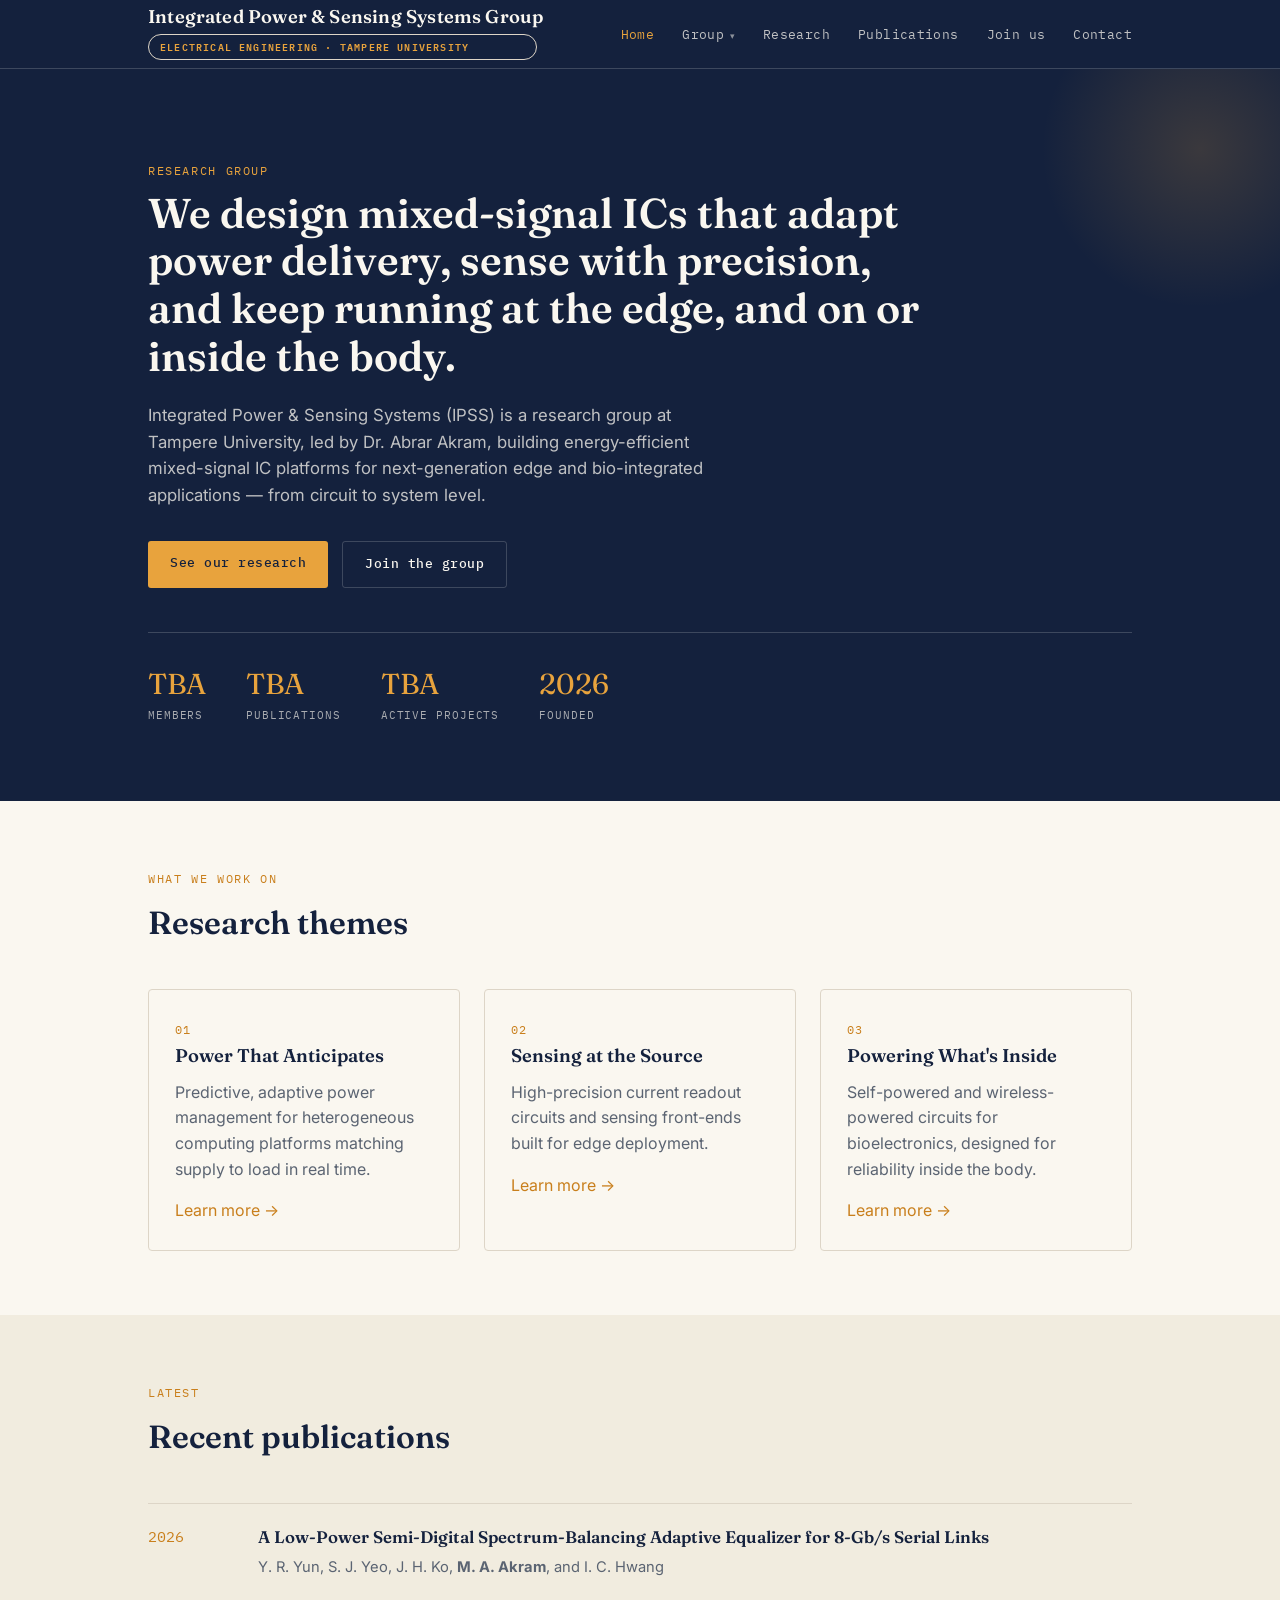
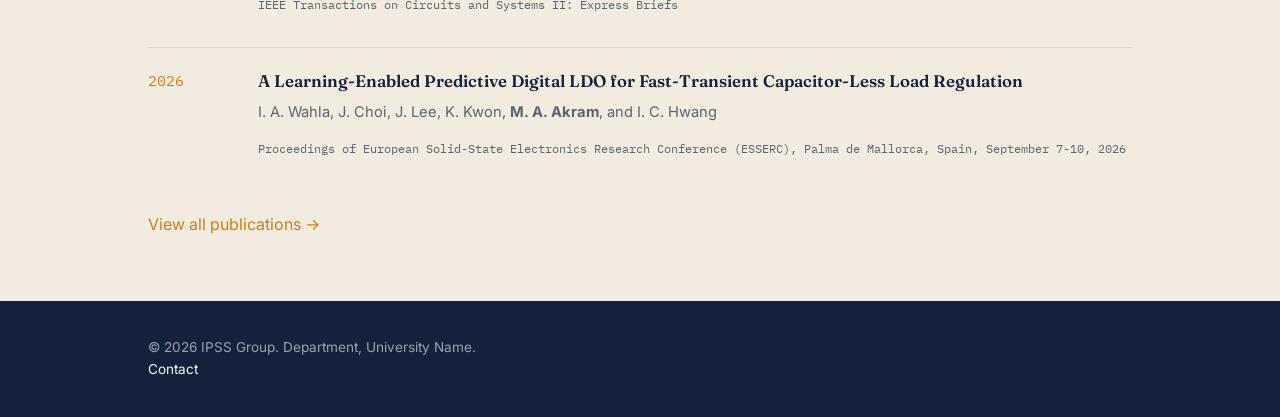
<file: index.html>
<!DOCTYPE html>
<html lang="en">
<head>
<meta charset="UTF-8">
<meta name="viewport" content="width=device-width, initial-scale=1.0">
<title>IPSS Group — Research Lab</title>
<meta name="description" content="IPSS Group research lab website.">
<link rel="stylesheet" href="style.css">
</head>
<body>

<nav class="site-nav">
  <div class="wrap">
    <a class="brand" href="index.html">Integrated Power & Sensing Systems Group<span class="tag"><!-- EDIT: your institution -->Electrical Engineering · Tampere University </span></a>
    <ul class="nav-links">
      <li><a href="index.html" aria-current="page">Home</a></li>
     <li class="dropdown"><a href="group.html">Group</a>
  <ul class="dropdown-menu">
    <li><a href="group.html#professor">Professor</a></li>
    <li><a href="group.html#phd">PhD Students</a></li>
    <li><a href="group.html#ms">MS Students</a></li>
    <li><a href="group.html#alumni">Former Members</a></li>
  </ul>
</li>
      <li><a href="research.html">Research</a></li>
      <li><a href="publications.html">Publications</a></li>
      <li><a href="join.html">Join us</a></li>
      <li><a href="contact.html">Contact</a></li>
    </ul>
  </div>
</nav>

<header class="hero">
  <div class="wrap">
    <span class="eyebrow"><!-- EDIT: one-line field description -->Research Group</span>
    <h1><!-- EDIT: your group's mission statement -->We design mixed-signal ICs that adapt power delivery, sense with precision, and keep running at the edge, and on or inside the body.</h1>
    <p class="lede"><!-- EDIT: 2–3 sentence intro -->Integrated Power & Sensing Systems (IPSS) is a research group at Tampere University, led by Dr. Abrar Akram, building energy-efficient mixed-signal IC platforms for next-generation edge and bio-integrated applications — from circuit to system level.</p>
    <div style="margin-top: 32px; display:flex; gap:14px; flex-wrap:wrap;">
      <a class="btn" href="research.html">See our research</a>
      <a class="btn btn-ghost" href="join.html">Join the group</a>
    </div>

    <div class="hero-stats">
      <div><div class="stat-num">TBA</div><div class="stat-label"><!-- EDIT -->Members</div></div>
      <div><div class="stat-num">TBA</div><div class="stat-label"><!-- EDIT -->Publications</div></div>
      <div><div class="stat-num">TBA</div><div class="stat-label"><!-- EDIT -->Active projects</div></div>
      <div><div class="stat-num">2026</div><div class="stat-label"><!-- EDIT -->Founded</div></div>
    </div>
  </div>
</header>

<section>
  <div class="wrap">
    <div class="section-head">
      <span class="eyebrow">What we work on</span>
      <h2>Research themes</h2>
    </div>
    <div class="grid grid-3">
      <div class="card">
        <span class="idx">01</span>
        <h3><!-- EDIT -->Power That Anticipates</h3>
        <p><!-- EDIT -->Predictive, adaptive power management for heterogeneous computing platforms matching supply to load in real time.</p>
        <a href="research.html">Learn more →</a>
      </div>
      <div class="card">
        <span class="idx">02</span>
        <h3><!-- EDIT -->Sensing at the Source</h3>
        <p><!-- EDIT -->High-precision current readout circuits and sensing front-ends built for edge deployment.</p>
        <a href="research.html">Learn more →</a>
      </div>
      <div class="card">
        <span class="idx">03</span>
        <h3><!-- EDIT -->Powering What's Inside</h3>
        <p><!-- EDIT -->Self-powered and wireless-powered circuits for bioelectronics, designed for reliability inside the body.</p>
        <a href="research.html">Learn more →</a>
      </div>
    </div>
  </div>
</section>

<section class="section-alt">
  <div class="wrap">
    <div class="section-head">
      <span class="eyebrow">Latest</span>
      <h2>Recent publications</h2>
    </div>
    <div class="pub">
      <div class="year">2026</div>
      <div>
        <h3><!-- EDIT -->A Low-Power Semi-Digital Spectrum-Balancing Adaptive Equalizer for 8-Gb/s Serial Links</h3>
        <p class="authors"><!-- EDIT -->Y. R. Yun, S. J. Yeo, J. H. Ko, <strong>M. A. Akram</strong>, and I. C. Hwang</p>
        <p class="venue"><!-- EDIT --> IEEE Transactions on Circuits and Systems II: Express Briefs</p>
      </div>
    </div>
    <div class="pub">
      <div class="year">2026</div>
      <div>
        <h3><!-- EDIT -->A Learning-Enabled Predictive Digital LDO for Fast-Transient Capacitor-Less Load Regulation</h3>
        <p class="authors"><!-- EDIT -->I. A. Wahla, J. Choi, J. Lee, K. Kwon, <strong>M. A. Akram</strong>, and I. C. Hwang</p>
        <p class="venue"><!-- EDIT -->Proceedings of European Solid-State Electronics Research Conference (ESSERC),
          Palma de Mallorca, Spain, September 7-10, 2026</p>
      </div>
    </div>
    <div style="margin-top: 20px;"><a href="publications.html">View all publications →</a></div>
  </div>
</section>

<footer>
  <div class="wrap">
    <div>© <span id="year"></span> IPSS Group. <!-- EDIT: institution --> Department, University Name.</div>
    <div><a href="contact.html">Contact</a></div>
  </div>
</footer>
<script>document.getElementById('year').textContent = new Date().getFullYear();</script>
</body>
</html>
</file>
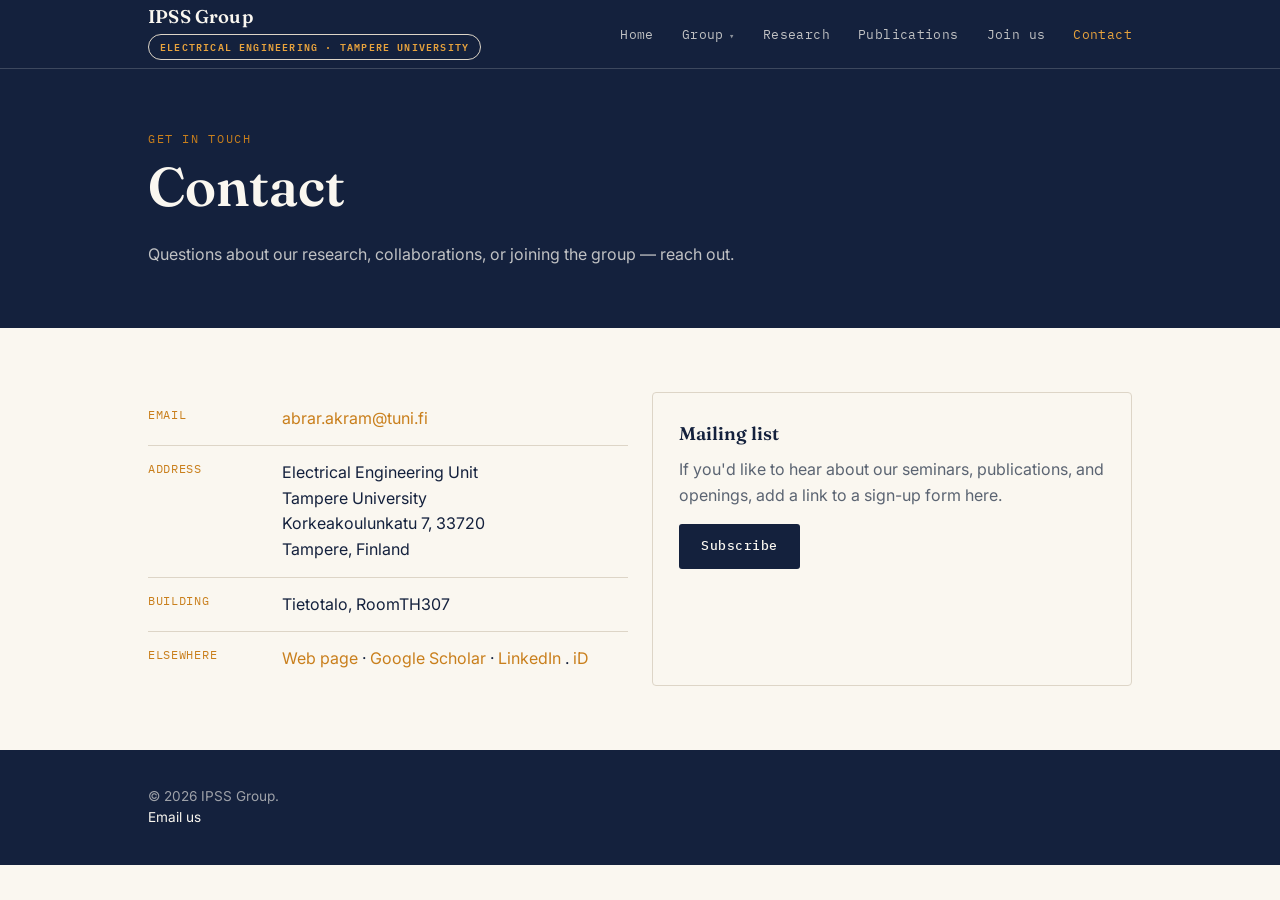
<file: contact.html>
<!DOCTYPE html>
<html lang="en">
<head>
<meta charset="UTF-8">
<meta name="viewport" content="width=device-width, initial-scale=1.0">
<title>Contact — IPSS Group</title>
<link rel="stylesheet" href="style.css">
</head>
<body>

<nav class="site-nav">
  <div class="wrap">
    <a class="brand" href="index.html">IPSS Group<span class="tag">Electrical Engineering · Tampere University</span></a>
    <ul class="nav-links">
      <li><a href="index.html">Home</a></li>
      <li class="dropdown"><a href="group.html">Group</a>
  <ul class="dropdown-menu">
    <li><a href="group.html#professor">Professor</a></li>
    <li><a href="group.html#phd">PhD Students</a></li>
    <li><a href="group.html#ms">MS Students</a></li>
    <li><a href="group.html#alumni">Former Members</a></li>
  </ul>
</li>
      <li><a href="research.html">Research</a></li>
      <li><a href="publications.html">Publications</a></li>
      <li><a href="join.html">Join us</a></li>
      <li><a href="contact.html" aria-current="page">Contact</a></li>
    </ul>
  </div>
</nav>

<header class="page-header">
  <div class="wrap">
    <span class="eyebrow">Get in touch</span>
    <h1>Contact</h1>
    <p><!-- EDIT -->Questions about our research, collaborations, or joining the group — reach out.</p>
  </div>
</header>

<section>
  <div class="wrap">
    <div class="grid grid-2">
      <div>
        <div class="info-row">
          <div class="k">Email</div>
          <div><a href="mailto:abrar.akram@tuni.fi"><!-- EDIT -->abrar.akram@tuni.fi</a></div>
        </div>
        <div class="info-row">
          <div class="k">Address</div>
          <div><!-- EDIT -->Electrical Engineering Unit<br>Tampere University<br>Korkeakoulunkatu 7, 33720<br>Tampere, Finland</div>
        </div>
        <div class="info-row">
          <div class="k">Building</div>
          <div><!-- EDIT -->Tietotalo, RoomTH307</div>
        </div>
        <div class="info-row">
          <div class="k">Elsewhere</div>
          <div><a href="https://www.tuni.fi/en/people/abrar-akram">Web page</a> · <a href="https://scholar.google.com/citations?user=MT6jOtkAAAAJ&hl=en">Google Scholar</a> · <a href="https://www.linkedin.com/in/muhammad-abrar-akram-7b1b40103/">LinkedIn</a> . <a href="https://orcid.org/my-orcid?orcid=0000-0001-7574-8695">iD</a></div>
        </div>
      </div>
      <div class="card">
        <h3>Mailing list</h3>
        <p><!-- EDIT -->If you'd like to hear about our seminars, publications, and openings, add a link to a sign-up form here.</p>
        <a class="btn" href="#" style="background:var(--ink); color:var(--paper);">Subscribe</a>
      </div>
    </div>
  </div>
</section>

<footer>
  <div class="wrap">
    <div>© <span id="year"></span> IPSS Group.</div>
    <div><a href="abrar.akram@tuni.fi">Email us</a></div>
  </div>
</footer>
<script>document.getElementById('year').textContent = new Date().getFullYear();</script>
</body>
</html>
</file>
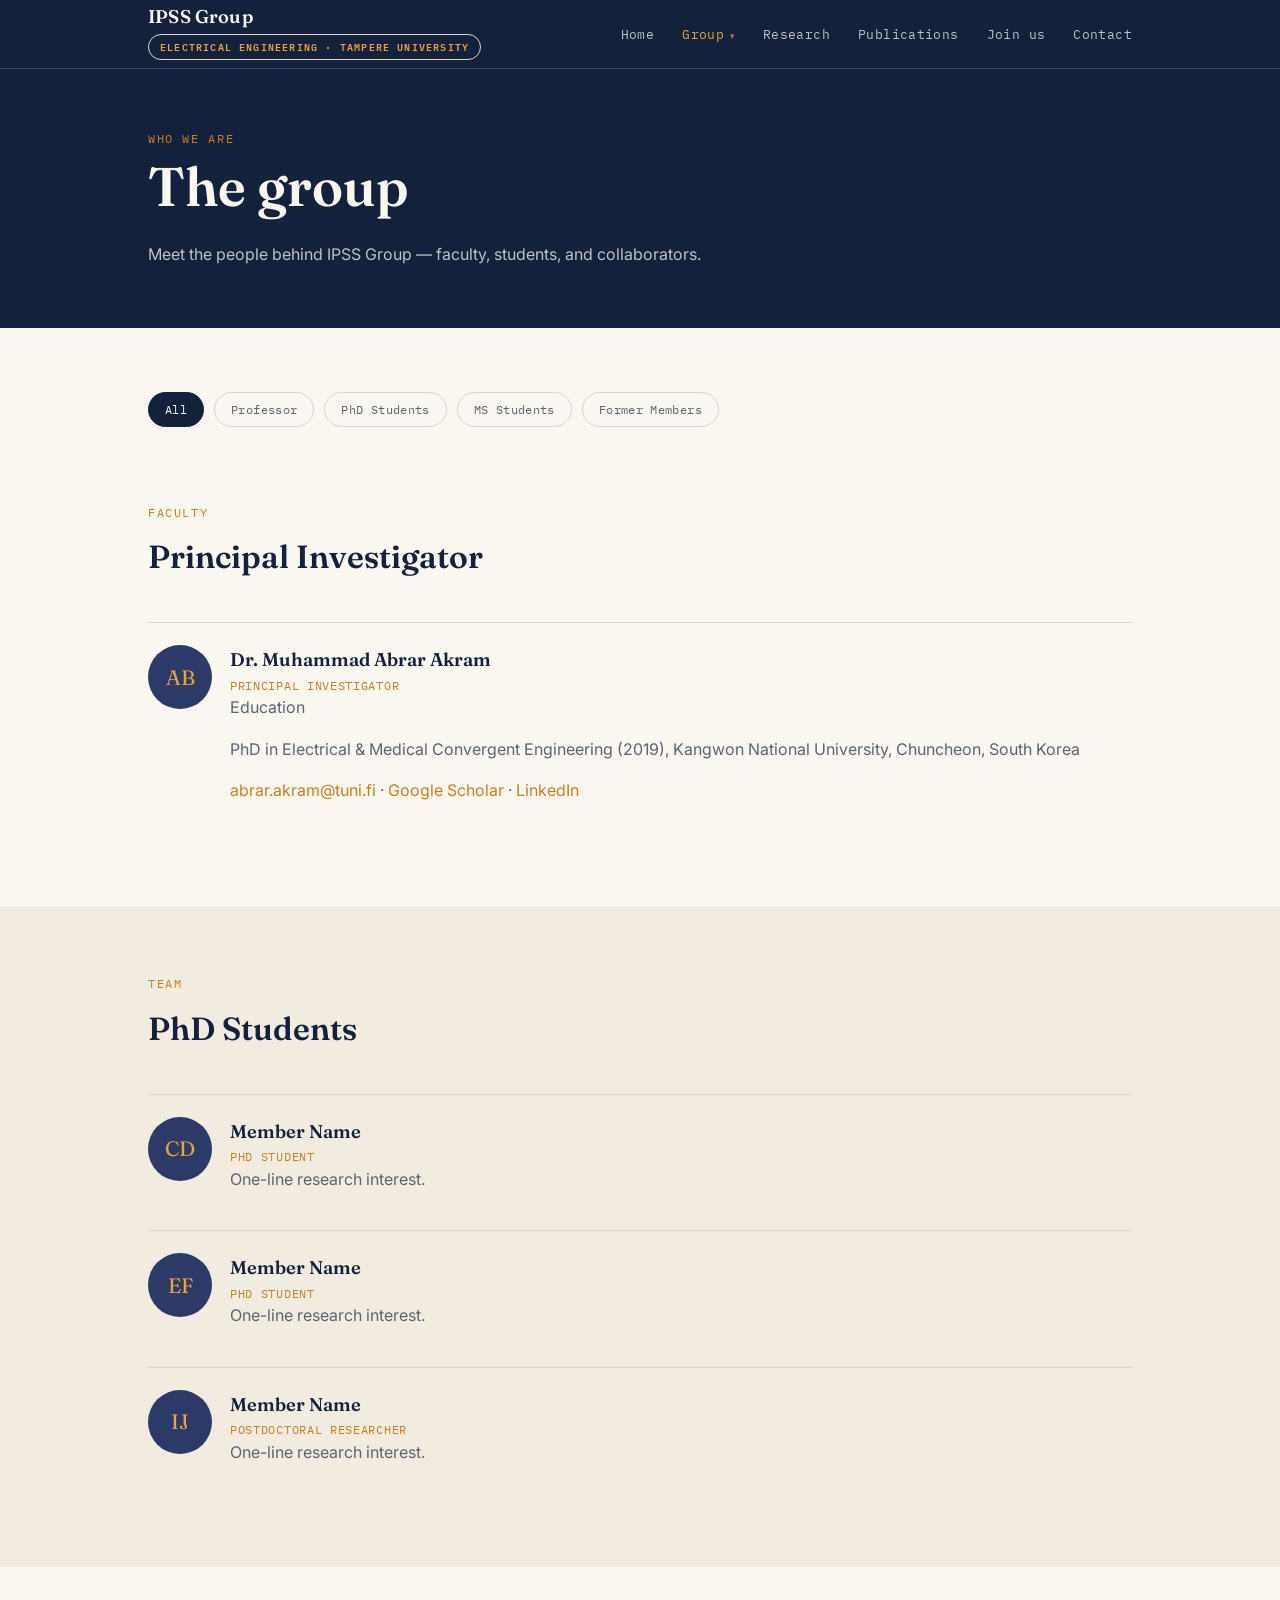
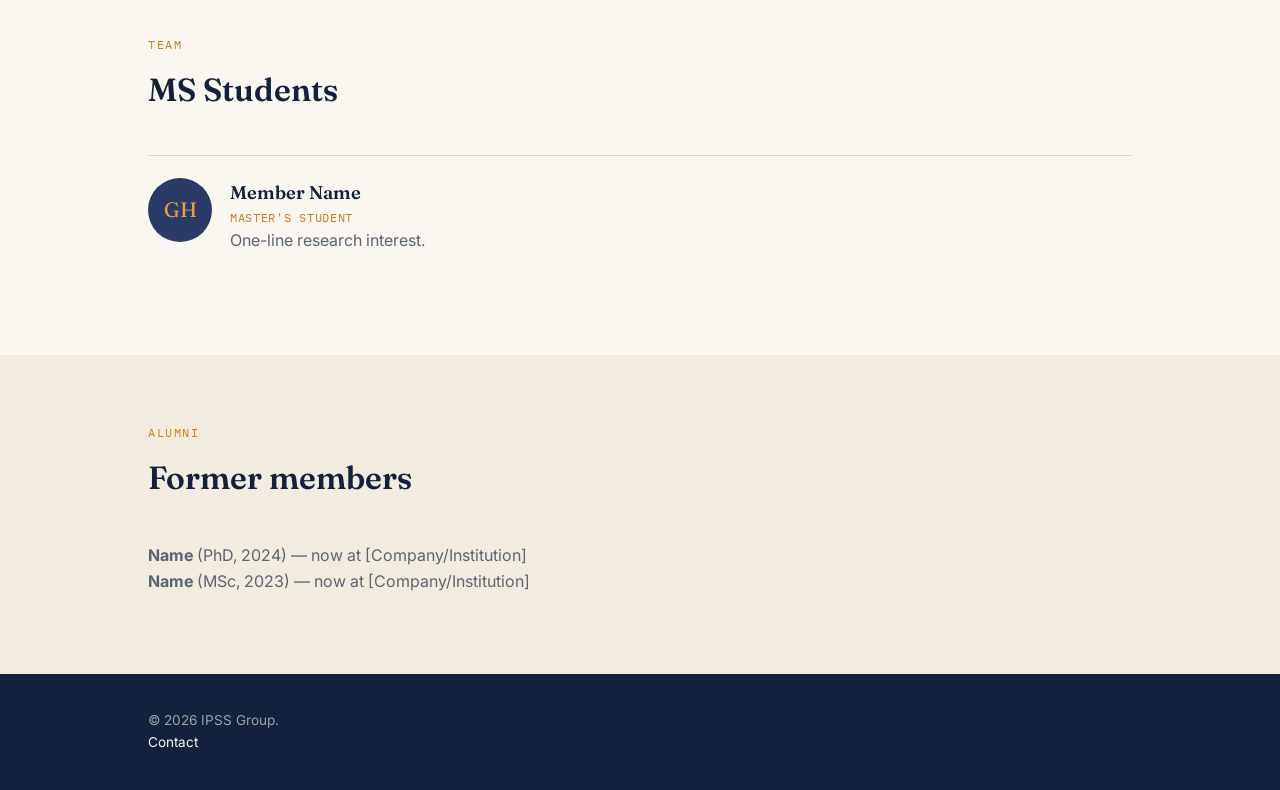
<file: group.html>
<!DOCTYPE html>
<html lang="en">
<head>
<meta charset="UTF-8">
<meta name="viewport" content="width=device-width, initial-scale=1.0">
<title>Group — IPSS Group</title>
<link rel="stylesheet" href="style.css">
</head>
<body>
<nav class="site-nav">
  <div class="wrap">
    <a class="brand" href="index.html">IPSS Group<span class="tag">Electrical Engineering · Tampere University</span></a>
    <ul class="nav-links">
      <li><a href="index.html">Home</a></li>
      <li class="dropdown"><a href="group.html" aria-current="page">Group</a>
        <ul class="dropdown-menu">
          <li><a href="group.html#professor">Professor</a></li>
          <li><a href="group.html#phd">PhD Students</a></li>
          <li><a href="group.html#ms">MS Students</a></li>
          <li><a href="group.html#alumni">Former Members</a></li>
        </ul>
      </li>
      <li><a href="research.html">Research</a></li>
      <li><a href="publications.html">Publications</a></li>
      <li><a href="join.html">Join us</a></li>
      <li><a href="contact.html">Contact</a></li>
    </ul>
  </div>
</nav>
<header class="page-header">
  <div class="wrap">
    <span class="eyebrow">Who we are</span>
    <h1>The group</h1>
    <p><!-- EDIT -->Meet the people behind IPSS Group — faculty, students, and collaborators.</p>
  </div>
</header>
<section style="padding-bottom: 0;">
  <div class="wrap">
    <div class="filter-tabs">
      <button class="filter-btn active" data-filter="all">All</button>
      <button class="filter-btn" data-filter="professor">Professor</button>
      <button class="filter-btn" data-filter="phd">PhD Students</button>
      <button class="filter-btn" data-filter="ms">MS Students</button>
      <button class="filter-btn" data-filter="alumni">Former Members</button>
    </div>
  </div>
</section>
<section id="professor" class="group-section" data-group="professor">
  <div class="wrap">
    <div class="section-head">
      <span class="eyebrow">Faculty</span>
      <h2>Principal Investigator</h2>
    </div>
    <div class="person">
      <div class="avatar"><!-- EDIT: initials -->AB</div>
      <div>
        <h3><!-- EDIT -->Dr. Muhammad Abrar Akram</h3>
        <div class="role">Principal Investigator</div>
        <p><!-- EDIT -->Education</p>
        <p><!-- EDIT -->PhD in Electrical & Medical Convergent Engineering (2019), Kangwon National University, Chuncheon, South Korea</p>
        <p><a href="mailto:abrar.akram@tuni.fi">abrar.akram@tuni.fi</a> · <a href="https://scholar.google.com/citations?user=MT6jOtkAAAAJ&hl=en">Google Scholar</a> · <a href="https://www.linkedin.com/in/muhammad-abrar-akram-7b1b40103/">LinkedIn</a></p>
      </div>
    </div>
  </div>
</section>
<section id="phd" class="group-section section-alt" data-group="phd">
  <div class="wrap">
    <div class="section-head">
      <span class="eyebrow">Team</span>
      <h2>PhD Students</h2>
    </div>
    <div class="person">
      <div class="avatar">CD</div>
      <div>
        <h3><!-- EDIT -->Member Name</h3>
        <div class="role">PhD Student</div>
        <p><!-- EDIT -->One-line research interest.</p>
      </div>
    </div>
    <div class="person">
      <div class="avatar">EF</div>
      <div>
        <h3><!-- EDIT -->Member Name</h3>
        <div class="role">PhD Student</div>
        <p><!-- EDIT -->One-line research interest.</p>
      </div>
    </div>
    <!-- No dedicated "Postdoc" filter tab — postdocs grouped here with PhD students for now.
         Add a 5th filter-btn (data-filter="postdoc") above if you'd like them split out. -->
    <div class="person">
      <div class="avatar">IJ</div>
      <div>
        <h3><!-- EDIT -->Member Name</h3>
        <div class="role">Postdoctoral Researcher</div>
        <p><!-- EDIT -->One-line research interest.</p>
      </div>
    </div>
  </div>
</section>
<section id="ms" class="group-section" data-group="ms">
  <div class="wrap">
    <div class="section-head">
      <span class="eyebrow">Team</span>
      <h2>MS Students</h2>
    </div>
    <div class="person">
      <div class="avatar">GH</div>
      <div>
        <h3><!-- EDIT -->Member Name</h3>
        <div class="role">Master's Student</div>
        <p><!-- EDIT -->One-line research interest.</p>
      </div>
    </div>
  </div>
</section>
<section id="alumni" class="group-section section-alt" data-group="alumni">
  <div class="wrap">
    <div class="section-head">
      <span class="eyebrow">Alumni</span>
      <h2>Former members</h2>
    </div>
    <p><!-- EDIT --><strong>Name</strong> (PhD, 2024) — now at [Company/Institution]<br>
    <strong>Name</strong> (MSc, 2023) — now at [Company/Institution]</p>
  </div>
</section>
<footer>
  <div class="wrap">
    <div>© <span id="year"></span> IPSS Group.</div>
    <div><a href="contact.html">Contact</a></div>
  </div>
</footer>
<script>document.getElementById('year').textContent = new Date().getFullYear();</script>
<script>
(function () {
  var sections = document.querySelectorAll('.group-section');
  var buttons = document.querySelectorAll('.filter-btn');
  var validFilters = ['professor', 'phd', 'ms', 'alumni'];

  function applyFilter(name) {
    sections.forEach(function (sec) {
      sec.style.display = (name === 'all' || sec.dataset.group === name) ? '' : 'none';
    });
    buttons.forEach(function (btn) {
      btn.classList.toggle('active', btn.dataset.filter === name);
    });
  }

  buttons.forEach(function (btn) {
    btn.addEventListener('click', function () {
      var name = btn.dataset.filter;
      applyFilter(name);
      var newUrl = name === 'all' ? 'group.html' : ('group.html#' + name);
      history.replaceState(null, '', newUrl);
    });
  });

  var hash = window.location.hash.replace('#', '');
  applyFilter(validFilters.indexOf(hash) !== -1 ? hash : 'all');
})();
</script>
</body>
</html>
</file>
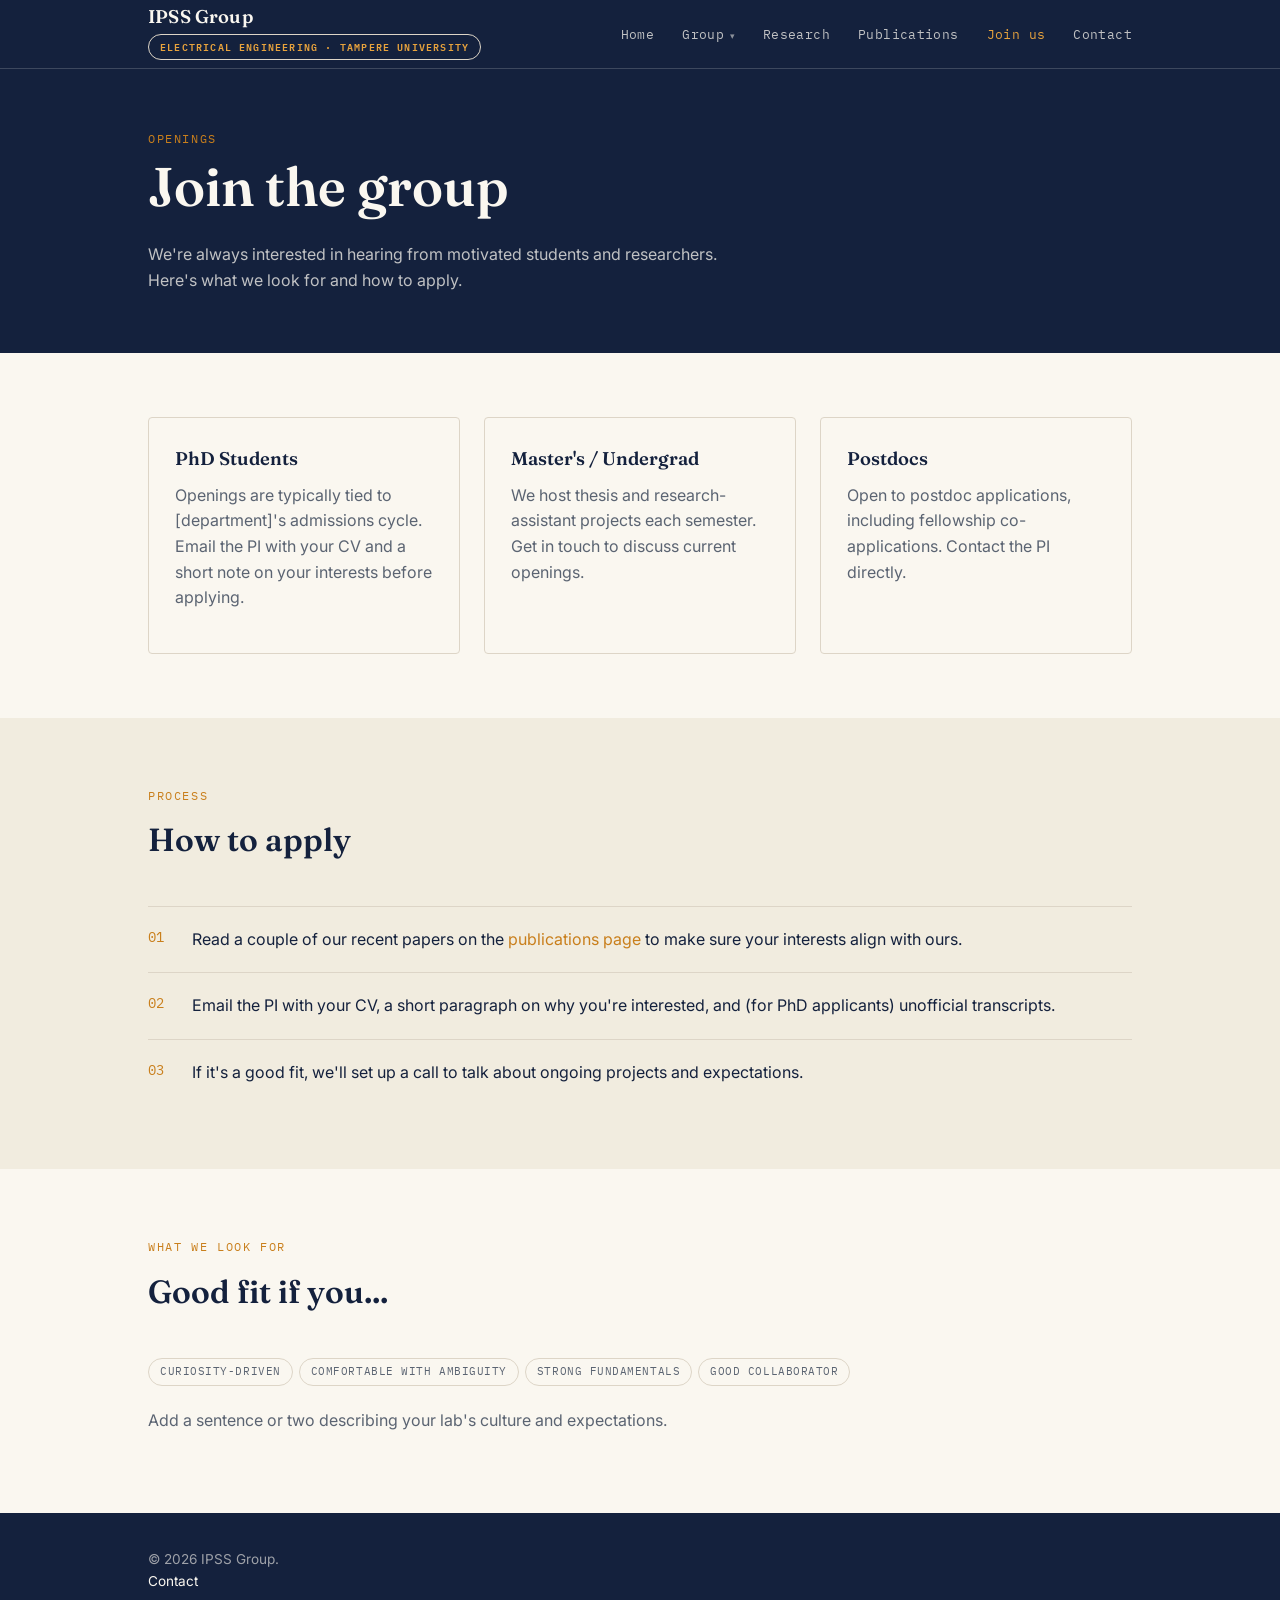
<file: join.html>
<!DOCTYPE html>
<html lang="en">
<head>
<meta charset="UTF-8">
<meta name="viewport" content="width=device-width, initial-scale=1.0">
<title>Join us — IPSS Group</title>
<link rel="stylesheet" href="style.css">
</head>
<body>

<nav class="site-nav">
  <div class="wrap">
    <a class="brand" href="index.html">IPSS Group<span class="tag">Electrical Engineering · Tampere University</span></a>
    <ul class="nav-links">
      <li><a href="index.html">Home</a></li>
      <li class="dropdown"><a href="group.html">Group</a>
  <ul class="dropdown-menu">
    <li><a href="group.html#professor">Professor</a></li>
    <li><a href="group.html#phd">PhD Students</a></li>
    <li><a href="group.html#ms">MS Students</a></li>
    <li><a href="group.html#alumni">Former Members</a></li>
  </ul>
</li>
      <li><a href="research.html">Research</a></li>
      <li><a href="publications.html">Publications</a></li>
      <li><a href="join.html" aria-current="page">Join us</a></li>
      <li><a href="contact.html">Contact</a></li>
    </ul>
  </div>
</nav>

<header class="page-header">
  <div class="wrap">
    <span class="eyebrow">Openings</span>
    <h1>Join the group</h1>
    <p><!-- EDIT -->We're always interested in hearing from motivated students and researchers. Here's what we look for and how to apply.</p>
  </div>
</header>

<section>
  <div class="wrap">
    <div class="grid grid-3">
      <div class="card">
        <h3>PhD Students</h3>
        <p><!-- EDIT -->Openings are typically tied to [department]'s admissions cycle. Email the PI with your CV and a short note on your interests before applying.</p>
      </div>
      <div class="card">
        <h3>Master's / Undergrad</h3>
        <p><!-- EDIT -->We host thesis and research-assistant projects each semester. Get in touch to discuss current openings.</p>
      </div>
      <div class="card">
        <h3>Postdocs</h3>
        <p><!-- EDIT -->Open to postdoc applications, including fellowship co-applications. Contact the PI directly.</p>
      </div>
    </div>
  </div>
</section>

<section class="section-alt">
  <div class="wrap">
    <div class="section-head">
      <span class="eyebrow">Process</span>
      <h2>How to apply</h2>
    </div>
    <div class="step">
      <div class="num">01</div>
      <div><!-- EDIT -->Read a couple of our recent papers on the <a href="publications.html">publications page</a> to make sure your interests align with ours.</div>
    </div>
    <div class="step">
      <div class="num">02</div>
      <div><!-- EDIT -->Email the PI with your CV, a short paragraph on why you're interested, and (for PhD applicants) unofficial transcripts.</div>
    </div>
    <div class="step">
      <div class="num">03</div>
      <div><!-- EDIT -->If it's a good fit, we'll set up a call to talk about ongoing projects and expectations.</div>
    </div>
  </div>
</section>

<section>
  <div class="wrap">
    <div class="section-head">
      <span class="eyebrow">What we look for</span>
      <h2>Good fit if you...</h2>
    </div>
    <div><span class="tag">curiosity-driven</span><span class="tag">comfortable with ambiguity</span><span class="tag">strong fundamentals</span><span class="tag">good collaborator</span></div>
    <p style="margin-top:16px;"><!-- EDIT -->Add a sentence or two describing your lab's culture and expectations.</p>
  </div>
</section>

<footer>
  <div class="wrap">
    <div>© <span id="year"></span> IPSS Group.</div>
    <div><a href="contact.html">Contact</a></div>
  </div>
</footer>
<script>document.getElementById('year').textContent = new Date().getFullYear();</script>
</body>
</html>
</file>
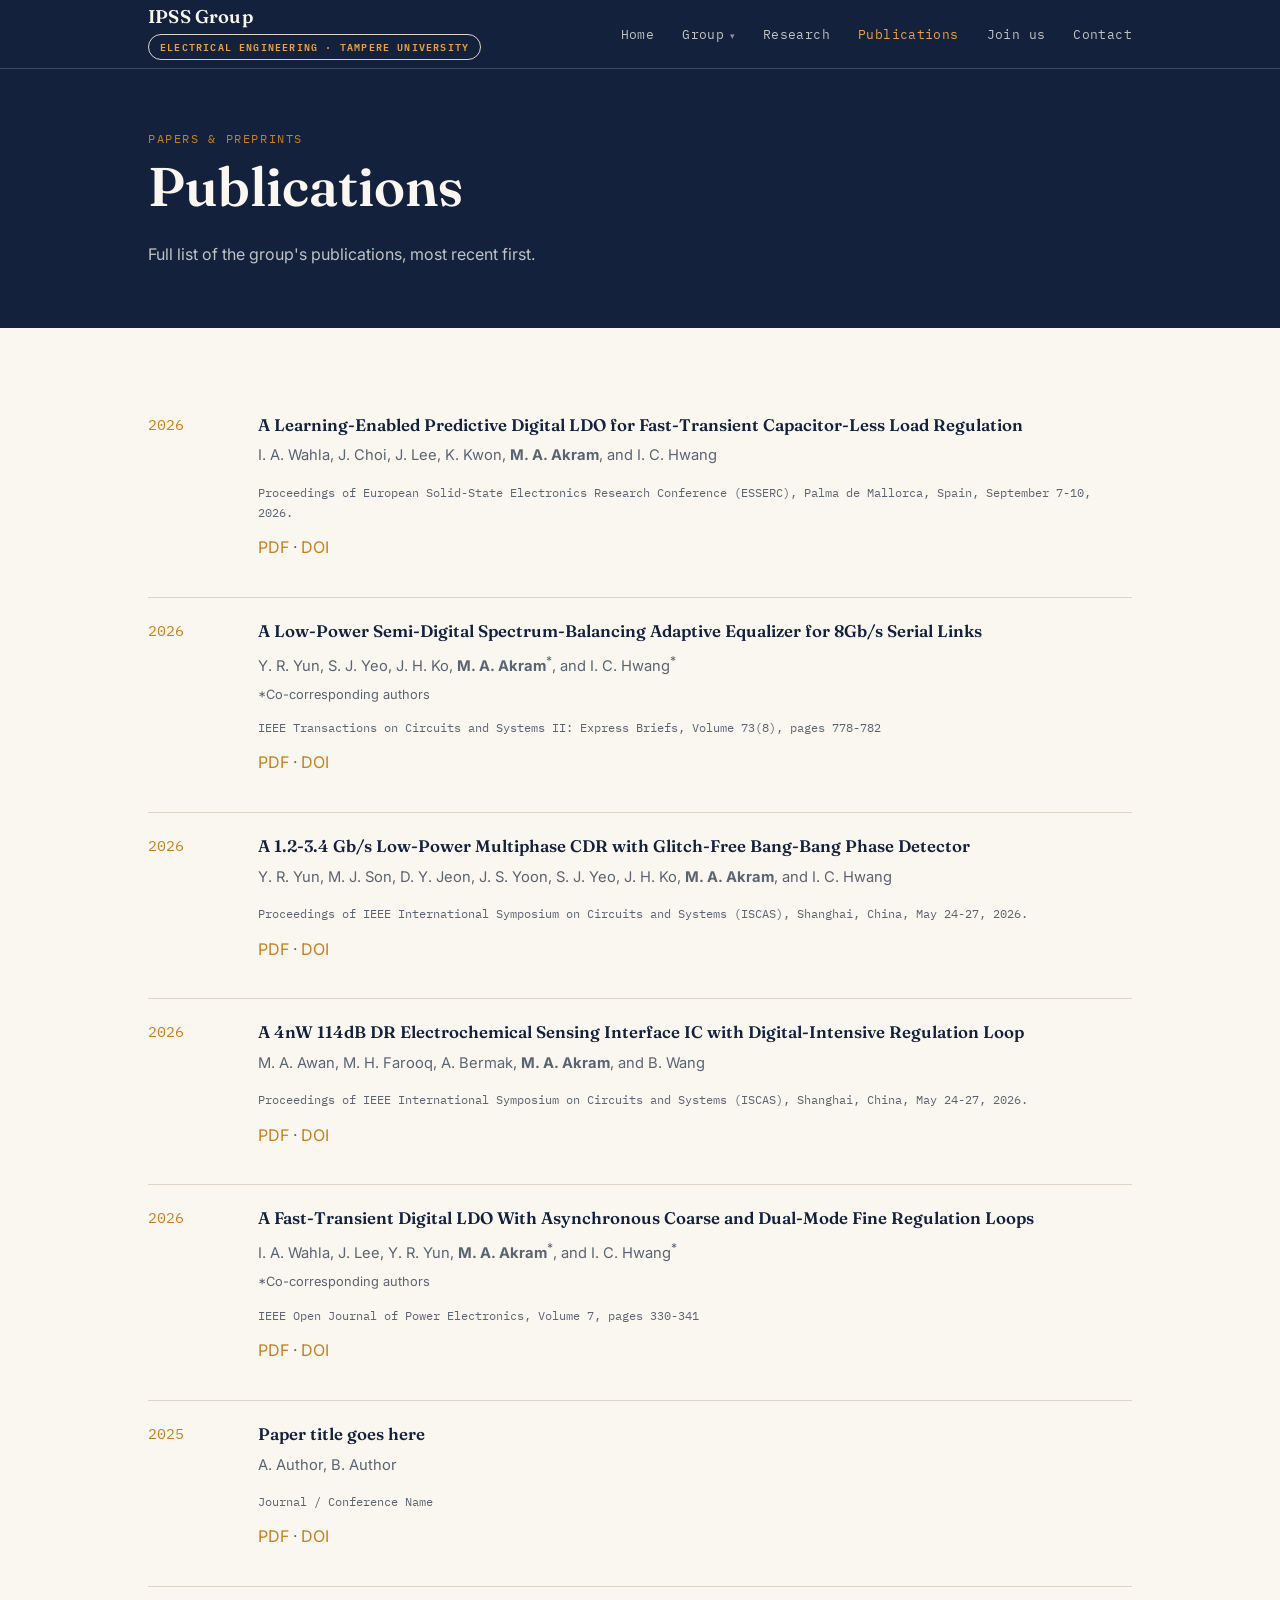
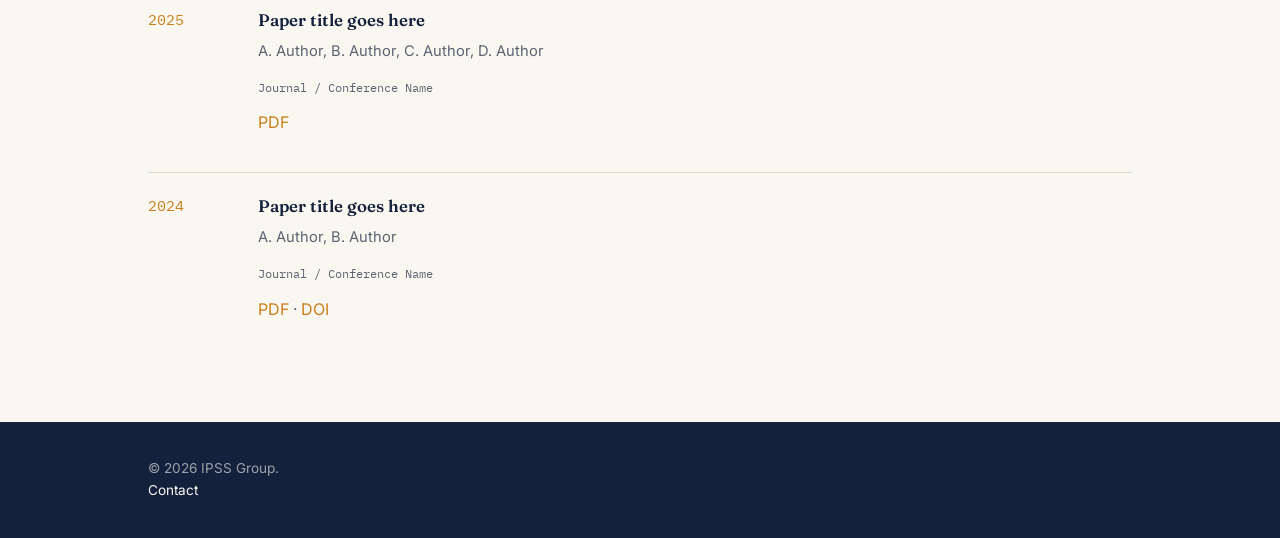
<file: publications.html>
<!DOCTYPE html>
<html lang="en">
<head>
<meta charset="UTF-8">
<meta name="viewport" content="width=device-width, initial-scale=1.0">
<title>Publications — IPSS Group</title>
<link rel="stylesheet" href="style.css">
</head>
<body>

<nav class="site-nav">
  <div class="wrap">
    <a class="brand" href="index.html">IPSS Group<span class="tag">Electrical Engineering · Tampere University</span></a>
    <ul class="nav-links">
      <li><a href="index.html">Home</a></li>
      <li class="dropdown"><a href="group.html">Group</a>
  <ul class="dropdown-menu">
    <li><a href="group.html#professor">Professor</a></li>
    <li><a href="group.html#phd">PhD Students</a></li>
    <li><a href="group.html#ms">MS Students</a></li>
    <li><a href="group.html#alumni">Former Members</a></li>
  </ul>
</li>
      <li><a href="research.html">Research</a></li>
      <li><a href="publications.html" aria-current="page">Publications</a></li>
      <li><a href="join.html">Join us</a></li>
      <li><a href="contact.html">Contact</a></li>
    </ul>
  </div>
</nav>

<header class="page-header">
  <div class="wrap">
    <span class="eyebrow">Papers &amp; preprints</span>
    <h1>Publications</h1>
    <p><!-- EDIT -->Full list of the group's publications, most recent first.</p>
  </div>
</header>

<section>
  <div class="wrap">

    <!-- Copy this .pub block for each new publication -->
      <div class="pub">
      <div class="year">2026</div>
      <div>
        <h3><!-- EDIT -->A Learning-Enabled Predictive Digital LDO for Fast-Transient Capacitor-Less Load Regulation</h3>
        <p class="authors"><!-- EDIT --> I. A. Wahla, J. Choi, J. Lee, K. Kwon, <strong>M. A. Akram</strong>, and I. C. Hwang</p>
        <p class="venue"><!-- EDIT -->Proceedings of European Solid-State Electronics Research Conference (ESSERC), Palma de Mallorca, Spain, September 7-10, 2026.</p>
        <p><a href="#">PDF</a> · <a href="#">DOI</a></p>
      </div>
    </div> 
    <div class="pub">
      <div class="year">2026</div>
      <div>
        <h3><!-- EDIT -->A Low-Power Semi-Digital Spectrum-Balancing Adaptive Equalizer for 8Gb/s Serial Links</h3>
        <p class="authors"><!-- EDIT -->Y. R. Yun, S. J. Yeo, J. H. Ko, <strong>M. A. Akram</strong><sup>*</sup>, and I. C. Hwang<sup>*</sup></p>
        <p style="font-size: 0.8rem; color: var(--slate); margin-top: -8px;">*Co-corresponding authors</p>
        <p class="venue"><!-- EDIT -->IEEE Transactions on Circuits and Systems II: Express Briefs, Volume 73(8), pages 778-782</p>
        <p><a href="https://ieeexplore.ieee.org/abstract/document/11556302">PDF</a> · <a href="10.1109/TCSII.2026.3701424">DOI</a></p>
      </div>
    </div>
  <div class="pub">
      <div class="year">2026</div>
      <div>
        <h3><!-- EDIT -->A 1.2-3.4 Gb/s Low-Power Multiphase CDR with Glitch-Free Bang-Bang Phase Detector</h3>
        <p class="authors"><!-- EDIT -->Y. R. Yun, M. J. Son, D. Y. Jeon, J. S. Yoon, S. J. Yeo, J. H. Ko, <strong>M. A. Akram</strong>, and I. C. Hwang</p>
        <p class="venue"><!-- EDIT -->Proceedings of IEEE International Symposium on Circuits and Systems (ISCAS), Shanghai, China, May 24-27, 2026.</p>
        <p><a href="https://ieeexplore.ieee.org/document/11562196">PDF</a> · <a href="10.1109/ISCAS66217.2026.11562196">DOI</a></p>
      </div>
    </div>  
    <div class="pub">
      <div class="year">2026</div>
      <div>
        <h3><!-- EDIT -->A 4nW 114dB DR Electrochemical Sensing Interface IC with Digital-Intensive Regulation Loop</h3>
        <p class="authors"><!-- EDIT -->M. A. Awan, M. H. Farooq, A. Bermak, <strong>M. A. Akram</strong>, and B. Wang</p>
        <p class="venue"><!-- EDIT -->Proceedings of IEEE International Symposium on Circuits and Systems (ISCAS), Shanghai, China, May 24-27, 2026.</p>
        <p><a href="https://ieeexplore.ieee.org/document/11562290">PDF</a> · <a href="10.1109/ISCAS66217.2026.11562290">DOI</a></p>
      </div>
    </div>  
    <div class="pub">
      <div class="year">2026</div>
      <div>
        <h3><!-- EDIT -->A Fast-Transient Digital LDO With Asynchronous Coarse and Dual-Mode Fine Regulation Loops</h3>
        <p class="authors"><!-- EDIT -->I. A. Wahla, J. Lee, Y. R. Yun, <strong>M. A. Akram</strong><sup>*</sup>, and I. C. Hwang<sup>*</sup></p>
        <p style="font-size: 0.8rem; color: var(--slate); margin-top: -8px;">*Co-corresponding authors</p>
        <p class="venue"><!-- EDIT -->IEEE Open Journal of Power Electronics, Volume 7, pages 330-341</p>
        <p><a href="https://ieeexplore.ieee.org/abstract/document/11321315">PDF</a> · <a href="10.1109/OJPEL.2025.3647801">DOI</a></p>
      </div>
    </div>    

    <div class="pub">
      <div class="year">2025</div>
      <div>
        <h3><!-- EDIT -->Paper title goes here</h3>
        <p class="authors"><!-- EDIT -->A. Author, B. Author</p>
        <p class="venue"><!-- EDIT -->Journal / Conference Name</p>
        <p><a href="#">PDF</a> · <a href="#">DOI</a></p>
      </div>
    </div>

    <div class="pub">
      <div class="year">2025</div>
      <div>
        <h3><!-- EDIT -->Paper title goes here</h3>
        <p class="authors"><!-- EDIT -->A. Author, B. Author, C. Author, D. Author</p>
        <p class="venue"><!-- EDIT -->Journal / Conference Name</p>
        <p><a href="#">PDF</a></p>
      </div>
    </div>

    <div class="pub">
      <div class="year">2024</div>
      <div>
        <h3><!-- EDIT -->Paper title goes here</h3>
        <p class="authors"><!-- EDIT -->A. Author, B. Author</p>
        <p class="venue"><!-- EDIT -->Journal / Conference Name</p>
        <p><a href="#">PDF</a> · <a href="#">DOI</a></p>
      </div>
    </div>

  </div>
</section>

<footer>
  <div class="wrap">
    <div>© <span id="year"></span> IPSS Group.</div>
    <div><a href="contact.html">Contact</a></div>
  </div>
</footer>
<script>document.getElementById('year').textContent = new Date().getFullYear();</script>
</body>
</html>
</file>
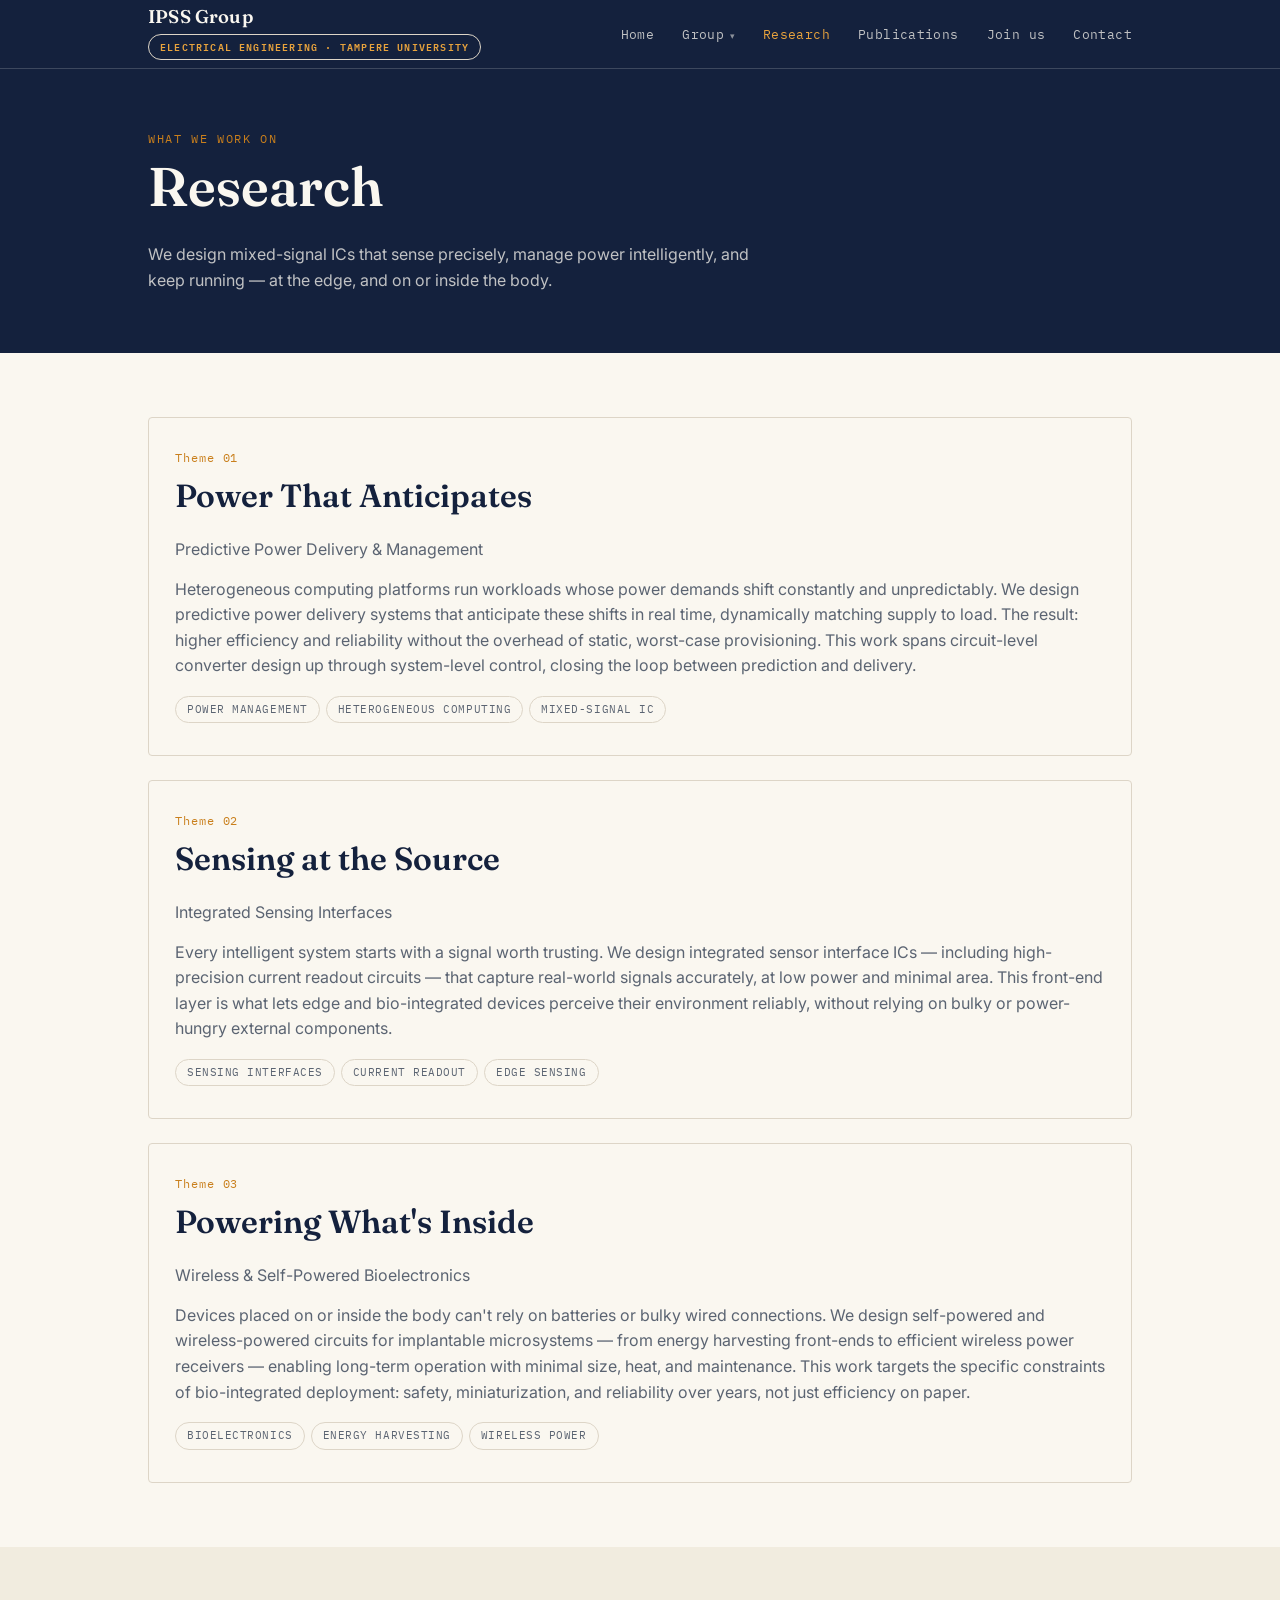
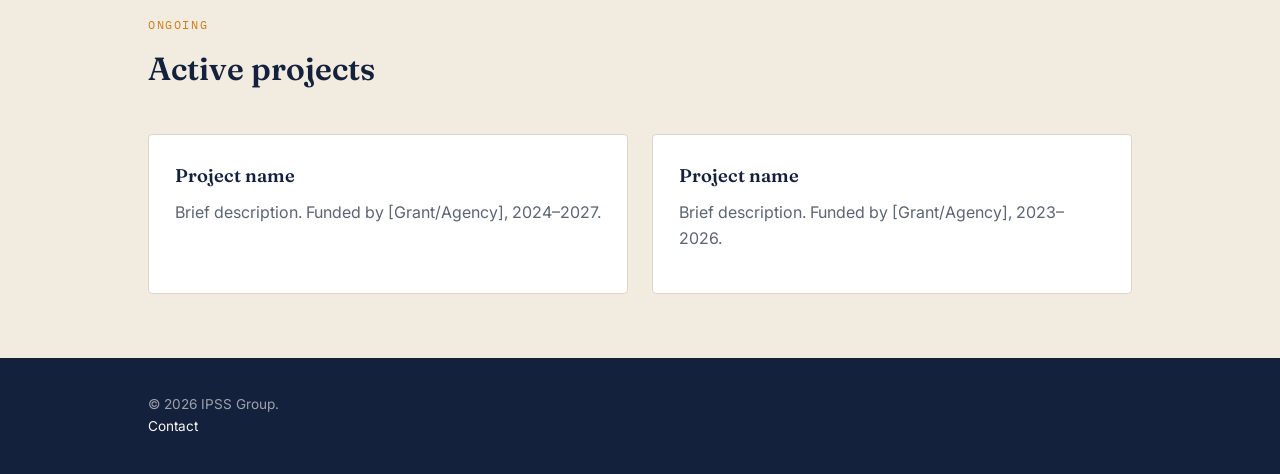
<file: research.html>
<!DOCTYPE html>
<html lang="en">
<head>
<meta charset="UTF-8">
<meta name="viewport" content="width=device-width, initial-scale=1.0">
<title>Research — IPSS Group</title>
<link rel="stylesheet" href="style.css">
</head>
<body>

<nav class="site-nav">
  <div class="wrap">
    <a class="brand" href="index.html">IPSS Group<span class="tag">Electrical Engineering · Tampere University</span></a>
    <ul class="nav-links">
      <li><a href="index.html">Home</a></li>
      <li class="dropdown"><a href="group.html">Group</a>
  <ul class="dropdown-menu">
    <li><a href="group.html#professor">Professor</a></li>
    <li><a href="group.html#phd">PhD Students</a></li>
    <li><a href="group.html#ms">MS Students</a></li>
    <li><a href="group.html#alumni">Former Members</a></li>
  </ul>
</li>
      <li><a href="research.html" aria-current="page">Research</a></li>
      <li><a href="publications.html">Publications</a></li>
      <li><a href="join.html">Join us</a></li>
      <li><a href="contact.html">Contact</a></li>
    </ul>
  </div>
</nav>

<header class="page-header">
  <div class="wrap">
    <span class="eyebrow">What we work on</span>
    <h1>Research</h1>
    <p>We design mixed-signal ICs that sense precisely, manage power intelligently, and keep running — at the edge, and on or inside the body.</p>
  </div>
</header>

<section>
  <div class="wrap">
    <div class="card" style="margin-bottom:24px;">
      <span class="idx">Theme 01</span>
      <h2>Power That Anticipates</h2>
      <p class="venue" style="margin-bottom:14px;">Predictive Power Delivery &amp; Management</p>
      <p>Heterogeneous computing platforms run workloads whose power demands shift constantly and unpredictably. We design predictive power delivery systems that anticipate these shifts in real time, dynamically matching supply to load. The result: higher efficiency and reliability without the overhead of static, worst-case provisioning. This work spans circuit-level converter design up through system-level control, closing the loop between prediction and delivery.</p>
      <div><span class="tag">power management</span><span class="tag">heterogeneous computing</span><span class="tag">mixed-signal IC</span></div>
    </div>

    <div class="card" style="margin-bottom:24px;">
      <span class="idx">Theme 02</span>
      <h2>Sensing at the Source</h2>
      <p class="venue" style="margin-bottom:14px;">Integrated Sensing Interfaces</p>
      <p>Every intelligent system starts with a signal worth trusting. We design integrated sensor interface ICs — including high-precision current readout circuits — that capture real-world signals accurately, at low power and minimal area. This front-end layer is what lets edge and bio-integrated devices perceive their environment reliably, without relying on bulky or power-hungry external components.</p>
      <div><span class="tag">sensing interfaces</span><span class="tag">current readout</span><span class="tag">edge sensing</span></div>
    </div>

    <div class="card">
      <span class="idx">Theme 03</span>
      <h2>Powering What's Inside</h2>
      <p class="venue" style="margin-bottom:14px;">Wireless &amp; Self-Powered Bioelectronics</p>
      <p>Devices placed on or inside the body can't rely on batteries or bulky wired connections. We design self-powered and wireless-powered circuits for implantable microsystems — from energy harvesting front-ends to efficient wireless power receivers — enabling long-term operation with minimal size, heat, and maintenance. This work targets the specific constraints of bio-integrated deployment: safety, miniaturization, and reliability over years, not just efficiency on paper.</p>
      <div><span class="tag">bioelectronics</span><span class="tag">energy harvesting</span><span class="tag">wireless power</span></div>
    </div>
  </div>
</section>

<section class="section-alt">
  <div class="wrap">
    <div class="section-head">
      <span class="eyebrow">Ongoing</span>
      <h2>Active projects</h2>
    </div>
    <div class="grid grid-2">
      <div class="card">
        <h3><!-- EDIT -->Project name</h3>
        <p><!-- EDIT -->Brief description. Funded by [Grant/Agency], 2024–2027.</p>
      </div>
      <div class="card">
        <h3><!-- EDIT -->Project name</h3>
        <p><!-- EDIT -->Brief description. Funded by [Grant/Agency], 2023–2026.</p>
      </div>
    </div>
  </div>
</section>

<footer>
  <div class="wrap">
    <div>© <span id="year"></span> IPSS Group.</div>
    <div><a href="contact.html">Contact</a></div>
  </div>
</footer>
<script>document.getElementById('year').textContent = new Date().getFullYear();</script>
</body>
</html>
</file>
<file: style.css>
/* ============================================================
   IPSS GROUP — shared stylesheet
   Design tokens live here. Change colors/fonts once, site-wide.
   ============================================================ */

@import url('https://fonts.googleapis.com/css2?family=Fraunces:ital,opsz,wght@0,9..144,400;0,9..144,600;1,9..144,500&family=Inter:wght@400;500;600&family=IBM+Plex+Mono:wght@400;500&display=swap');

:root {
  /* Color */
  --ink:        #14213D; /* deep navy — nav, hero, headings on paper */
  --ink-soft:   #2B3A67; /* secondary navy — cards on dark */
  --paper:      #FAF7F0; /* warm off-white — page background */
  --paper-dim:  #F1ECDF; /* slightly deeper paper — alt sections */
  --amber:      #E8A33D; /* accent — underlines, tags, links on dark */
  --amber-deep: #C97F1C; /* accent hover / links on paper */
  --slate:      #5B6472; /* body text secondary */
  --line:       #DDD5C7; /* hairline rules on paper */
  --line-dark:  rgba(250,247,240,0.18); /* hairline rules on navy */

  /* Type */
  --display: 'Fraunces', Georgia, serif;
  --body: 'Inter', -apple-system, Segoe UI, sans-serif;
  --mono: 'IBM Plex Mono', ui-monospace, monospace;
}

* { box-sizing: border-box; }
html { scroll-behavior: smooth; }

body {
  margin: 0;
  background: var(--paper);
  color: var(--ink);
  font-family: var(--body);
  line-height: 1.6;
  -webkit-font-smoothing: antialiased;
}

a { color: var(--amber-deep); text-decoration: none; }
a:hover { text-decoration: underline; }
a:focus-visible, button:focus-visible { outline: 2px solid var(--amber-deep); outline-offset: 3px; }

img { max-width: 100%; display: block; }

h1, h2, h3 { font-family: var(--display); font-weight: 600; margin: 0 0 0.5em; color: var(--ink); }
h1 { font-size: clamp(2.2rem, 5vw, 3.4rem); line-height: 1.05; }
h2 { font-size: clamp(1.5rem, 3vw, 2rem); }
h3 { font-size: 1.15rem; }
p { margin: 0 0 1em; color: var(--slate); }

.eyebrow {
  font-family: var(--mono);
  font-size: 0.72rem;
  letter-spacing: 0.14em;
  text-transform: uppercase;
  color: var(--amber-deep);
  display: inline-block;
  margin-bottom: 0.8em;
}

.wrap { max-width: 1040px; margin: 0 auto; padding: 0 28px; }

/* ---------- Nav ---------- */
.site-nav {
  position: sticky; top: 0; z-index: 50;
  background: var(--ink);
  border-bottom: 1px solid var(--line-dark);
}
.site-nav .wrap {
  display: flex; align-items: center; justify-content: space-between;
  height: 68px;
}
.brand {
  font-family: var(--display); font-weight: 600; font-size: 1.15rem;
  color: var(--paper); letter-spacing: 0.01em;
}
.brand:hover { text-decoration: none; color: var(--amber); }
.brand .tag { display: block; font-family: var(--mono); font-size: 0.62rem; letter-spacing: 0.12em; color: var(--amber); text-transform: uppercase; margin-top: 2px; }
.nav-links { display: flex; gap: 28px; list-style: none; margin: 0; padding: 0; }
.nav-links a {
  font-family: var(--mono); font-size: 0.8rem; letter-spacing: 0.03em;
  color: var(--paper); opacity: 0.75;
}
.nav-links a:hover, .nav-links a[aria-current="page"] { opacity: 1; color: var(--amber); text-decoration: none; }
.nav-toggle { display: none; }

/* ---------- Dropdown nav ---------- */
.dropdown { position: relative; }
.dropdown > a::after { content: " ▾"; font-size: 0.7em; opacity: 0.7; }
.dropdown-menu {
  display: none;
  position: absolute; top: 100%; left: 0; margin-top: 14px;
  background: var(--ink); border: 1px solid var(--line-dark);
  min-width: 190px; padding: 6px 0; list-style: none;
  box-shadow: 0 10px 28px rgba(0,0,0,0.35); border-radius: 3px;
}
.dropdown:hover .dropdown-menu,
.dropdown:focus-within .dropdown-menu { display: block; }
.dropdown-menu li a {
  display: block; padding: 10px 18px;
  font-family: var(--mono); font-size: 0.78rem; opacity: 0.8;
}
.dropdown-menu li a:hover { opacity: 1; color: var(--amber); background: rgba(255,255,255,0.06); text-decoration: none; }

/* ---------- Filter tabs (group.html) ---------- */
.filter-tabs {
  display: flex; gap: 10px; flex-wrap: wrap;
  margin: 0 0 8px;
}
.filter-btn {
  font-family: var(--mono); font-size: 0.76rem; letter-spacing: 0.03em;
  padding: 9px 16px; border-radius: 20px;
  border: 1px solid var(--line); background: transparent; color: var(--slate);
  cursor: pointer;
}
.filter-btn:hover { border-color: var(--amber-deep); color: var(--amber-deep); }
.filter-btn.active { background: var(--ink); border-color: var(--ink); color: var(--paper); }

@media (max-width: 720px) {
  .nav-links { display: none; }
}

/* ---------- Hero ---------- */
.hero {
  background: var(--ink);
  color: var(--paper);
  padding: 88px 0 76px;
  position: relative;
  overflow: hidden;
}
.hero::after {
  content: "";
  position: absolute; right: -80px; top: -80px;
  width: 320px; height: 320px; border-radius: 50%;
  background: radial-gradient(circle, rgba(232,163,61,0.18), transparent 70%);
}
.hero h1 { color: var(--paper); max-width: 780px; font-size: clamp(1.8rem, 4vw, 2.6rem); line-height: 1.15; }
.hero .lede { color: rgba(250,247,240,0.75); max-width: 560px; font-size: 1.05rem; }
.hero .eyebrow { color: var(--amber); }

.hero-stats {
  display: flex; gap: 40px; margin-top: 44px; flex-wrap: wrap;
  border-top: 1px solid var(--line-dark); padding-top: 28px;
}
.hero-stats .stat-num { font-family: var(--display); font-size: 1.8rem; color: var(--amber); }
.hero-stats .stat-label { font-family: var(--mono); font-size: 0.7rem; letter-spacing: 0.08em; text-transform: uppercase; color: rgba(250,247,240,0.65); }

/* ---------- Page header (non-home) ---------- */
.page-header {
  background: var(--ink); color: var(--paper);
  padding: 56px 0 44px;
}
.page-header h1 { color: var(--paper); }
.page-header p { color: rgba(250,247,240,0.75); max-width: 620px; }

/* ---------- Sections ---------- */
section { padding: 64px 0; }
.section-alt { background: var(--paper-dim); }
.section-head { max-width: 640px; margin-bottom: 40px; }
hr.rule { border: none; border-top: 1px solid var(--line); margin: 0; }

/* ---------- Cards / grids ---------- */
.grid { display: grid; gap: 24px; }
.grid-2 { grid-template-columns: repeat(2, 1fr); }
.grid-3 { grid-template-columns: repeat(3, 1fr); }
@media (max-width: 760px) { .grid-2, .grid-3 { grid-template-columns: 1fr; } }

.card {
  background: var(--paper);
  border: 1px solid var(--line);
  padding: 26px;
  border-radius: 4px;
}
.section-alt .card { background: #fff; }

.card .idx { font-family: var(--mono); font-size: 0.72rem; color: var(--amber-deep); letter-spacing: 0.08em; }

/* ---------- People ---------- */
.person {
  display: flex; gap: 18px; align-items: flex-start;
  padding: 22px 0; border-top: 1px solid var(--line);
}
.person:first-of-type { border-top: none; }
.avatar {
  width: 64px; height: 64px; border-radius: 50%;
  background: var(--ink-soft); flex: none;
  display: flex; align-items: center; justify-content: center;
  color: var(--amber); font-family: var(--display); font-size: 1.3rem;
}
.person h3 { margin-bottom: 2px; }
.role { font-family: var(--mono); font-size: 0.72rem; color: var(--amber-deep); letter-spacing: 0.06em; text-transform: uppercase; }

/* ---------- Publications ---------- */
.pub {
  padding: 20px 0; border-top: 1px solid var(--line);
  display: grid; grid-template-columns: 90px 1fr; gap: 20px;
}
.pub:first-of-type { border-top: none; }
.pub .year { font-family: var(--mono); color: var(--amber-deep); font-size: 0.95rem; }
.pub h3 { margin-bottom: 6px; font-size: 1.05rem; }
.pub .venue { font-family: var(--mono); font-size: 0.78rem; color: var(--slate); }
.pub .authors { font-size: 0.92rem; }
@media (max-width: 600px) { .pub { grid-template-columns: 1fr; gap: 6px; } }

/* ---------- Tags ---------- */
.tag {
  display: inline-block; font-family: var(--mono); font-size: 0.68rem;
  letter-spacing: 0.05em; text-transform: uppercase;
  border: 1px solid var(--line); border-radius: 20px;
  padding: 4px 11px; margin: 0 6px 6px 0; color: var(--slate);
}

/* ---------- Buttons ---------- */
.btn {
  display: inline-block; font-family: var(--mono); font-size: 0.8rem;
  letter-spacing: 0.04em; padding: 12px 22px; border-radius: 3px;
  background: var(--amber); color: var(--ink); font-weight: 500;
}
.btn:hover { background: var(--amber-deep); color: #fff; text-decoration: none; }
.btn-ghost {
  background: transparent; border: 1px solid var(--line-dark); color: var(--paper);
}
.btn-ghost:hover { background: rgba(250,247,240,0.08); color: var(--paper); }

/* ---------- Contact / list items ---------- */
.info-row { display: flex; gap: 14px; padding: 14px 0; border-top: 1px solid var(--line); }
.info-row:first-of-type { border-top: none; }
.info-row .k { font-family: var(--mono); font-size: 0.72rem; letter-spacing: 0.06em; text-transform: uppercase; color: var(--amber-deep); width: 120px; flex: none; }

.step {
  display: flex; gap: 18px; padding: 20px 0; border-top: 1px solid var(--line);
}
.step:first-of-type { border-top: none; }
.step .num { font-family: var(--mono); color: var(--amber-deep); font-size: 0.85rem; flex: none; width: 26px; }

/* ---------- Footer ---------- */
footer {
  background: var(--ink); color: rgba(250,247,240,0.6);
  padding: 36px 0; font-size: 0.85rem;
}
footer a { color: var(--paper); }
</file>
